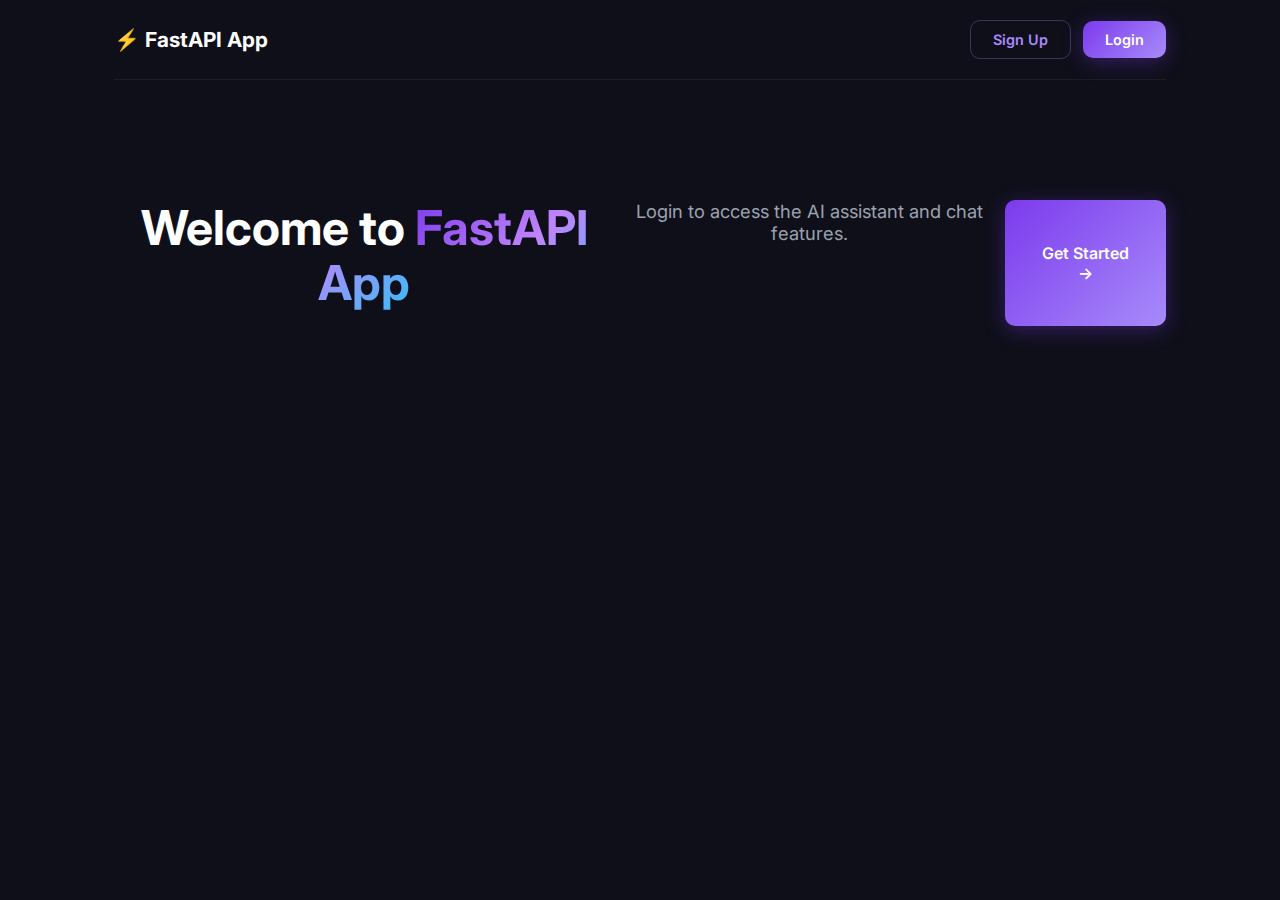
<file: static/index.html>
<!DOCTYPE html>
<html lang="en">

<head>
    <meta charset="UTF-8">
    <meta name="viewport" content="width=device-width, initial-scale=1.0">
    <title>FastAPI App</title>
    <link rel="stylesheet" href="/static/style.css">
</head>

<body>
    <div class="container">
        <!-- NAV -->
        <nav class="navbar">
            <div class="logo">⚡ FastAPI App</div>
            <div class="nav-links" id="navLinks">
                <a href="/signup-page" class="btn btn-outline">Sign Up</a>
                <a href="/login-page" class="btn btn-primary">Login</a>
            </div>
            <div class="nav-links" id="navLoggedIn" style="display:none;">
                <span class="welcome-text" id="welcomeUser"></span>
                <button class="btn btn-outline" onclick="logout()">Logout</button>
            </div>
        </nav>

        <!-- HERO / CHAT SECTION -->
        <div id="heroSection" class="hero">
            <h1>Welcome to <span class="gradient-text">FastAPI App</span></h1>
            <p class="subtitle">Login to access the AI assistant and chat features.</p>
            <a href="/login-page" class="btn btn-primary btn-lg">Get Started →</a>
        </div>

        <div id="chatSection" class="chat-section" style="display:none;">
            <div class="dashboard-container">
                <aside class="history-sidebar">
                    <div class="sidebar-header">
                        <h3>Recent Prompts</h3>
                    </div>
                    <div id="historyList" class="history-list">
                        <!-- History items will be injected here -->
                    </div>
                </aside>

                <main class="chat-main">
                    <div class="chat-header">
                        <h2>💬 Alex</h2>
                        <div class="header-controls">
                            <div class="image-mode-toggle">
                                <label class="switch">
                                    <input type="checkbox" id="imageMode">
                                    <span class="slider round"></span>
                                </label>
                                <span>Image Mode</span>
                            </div>
                            <div class="system-prompt-toggle">
                                <label for="systemPrompt">System Prompt:</label>
                                <input type="text" id="systemPrompt" value="You are Alex, a helpful AI assistant."
                                    placeholder="System prompt...">
                            </div>
                        </div>
                    </div>
                    <div class="chat-messages" id="chatMessages">
                        <div class="message ai-message">
                            <div class="message-avatar">🤖</div>
                            <div class="message-content">Hello! How can I help you today?</div>
                        </div>
                    </div>
                    <form class="chat-input-area" onsubmit="sendMessage(event)">
                        <input type="text" id="messageInput" placeholder="Type your message..." autocomplete="off"
                            required>
                        <button type="submit" class="btn btn-primary" id="sendBtn">Send</button>
                    </form>
                </main>
            </div>
        </div>
    </div>

    <script>
        const API = 'http://127.0.0.1:8000';

        function checkAuth() {
            const token = localStorage.getItem('access_token');
            const email = localStorage.getItem('user_email');
            if (token) {
                document.getElementById('navLinks').style.display = 'none';
                document.getElementById('navLoggedIn').style.display = 'flex';
                document.getElementById('welcomeUser').textContent = email || 'User';
                document.getElementById('heroSection').style.display = 'none';
                document.getElementById('chatSection').style.display = 'flex';
                fetchHistory();
            } else {
                document.getElementById('navLinks').style.display = 'flex';
                document.getElementById('navLoggedIn').style.display = 'none';
                document.getElementById('heroSection').style.display = 'flex';
                document.getElementById('chatSection').style.display = 'none';
                document.getElementById('historyList').innerHTML = ''; // Clear history on logout
            }
        }

        function logout() {
            localStorage.removeItem('access_token');
            localStorage.removeItem('refresh_token');
            localStorage.removeItem('token_type');
            localStorage.removeItem('user_email');
            document.getElementById('chatMessages').innerHTML = ''; // Clear chat
            checkAuth();
        }

        async function fetchHistory() {
            try {
                const res = await fetch(`${API}/history`, {
                    headers: {
                        'Authorization': `Bearer ${localStorage.getItem('access_token')}`
                    }
                });
                if (res.ok) {
                    const history = await res.json();
                    renderHistory(history);
                } else if (res.status === 401) {
                    // Stale or invalid token - forced logout
                    logout();
                }
            } catch (err) {
                console.error("Failed to fetch history:", err);
            }
        }

        function renderHistory(history) {
            const list = document.getElementById('historyList');
            if (!list) return;
            if (history.length === 0) {
                list.innerHTML = '<p class="no-history">No history yet</p>';
                return;
            }
            list.innerHTML = history.map(item => `
                <div class="history-item">
                    <div class="history-prompt">${escapeHtml(item.prompt)}</div>
                    <div class="history-time">${new Date(item.timestamp).toLocaleString()}</div>
                </div>
            `).join('');
        }

        async function sendMessage(e) {
            e.preventDefault();
            const input = document.getElementById('messageInput');
            const msg = input.value.trim();
            if (!msg) return;

            // Add user message
            appendMessage(msg, 'user');
            input.value = '';
            document.getElementById('sendBtn').disabled = true;
            document.getElementById('sendBtn').textContent = '...';

            try {
                const isImageMode = document.getElementById('imageMode').checked;
                const endpoint = isImageMode ? `${API}/generate-image` : `${API}/ask`;

                let body = {};
                if (isImageMode) {
                    body = { prompt: msg };
                } else {
                    const userName = localStorage.getItem('user_name') || 'User';
                    const baseSystemPrompt = document.getElementById('systemPrompt').value || 'You are Alex, a helpful assistant.';
                    const systemPrompt = `${baseSystemPrompt} The user's name is ${userName}. If they ask "who am i", tell them their name correctly.`;
                    body = { message: msg, system_prompt: systemPrompt };
                }

                const res = await fetch(endpoint, {
                    method: 'POST',
                    headers: {
                        'Content-Type': 'application/json',
                        'Authorization': `Bearer ${localStorage.getItem('access_token')}`
                    },
                    body: JSON.stringify(body)
                });
                const data = await res.json();
                if (res.ok) {
                    const responseText = isImageMode ? data.image_url : data.response;
                    appendMessage(responseText, 'ai');
                    fetchHistory();
                } else if (res.status === 401) {
                    appendMessage('Authentication expired. Logging out...', 'ai error');
                    setTimeout(logout, 2000);
                } else {
                    appendMessage('Error: ' + (data.detail || 'Something went wrong'), 'ai error');
                }
            } catch (err) {
                appendMessage('Error: Could not connect to server', 'ai error');
            }
            document.getElementById('sendBtn').disabled = false;
            document.getElementById('sendBtn').textContent = 'Send';
        }

        function appendMessage(text, type) {
            const container = document.getElementById('chatMessages');
            const div = document.createElement('div');
            div.className = `message ${type}-message`;

            let contentHtml = '';
            if (type === 'ai' && text.startsWith('/static/generated_images/')) {
                contentHtml = `<img src="${text}" class="generated-image" alt="Generated AI Image" onclick="window.open('${text}', '_blank')">`;
            } else {
                contentHtml = escapeHtml(text).replace(/\n/g, '<br>');
            }

            div.innerHTML = `
                <div class="message-avatar">${type === 'user' ? '👤' : '🤖'}</div>
                <div class="message-content">${contentHtml}</div>
            `;
            container.appendChild(div);
            container.scrollTop = container.scrollHeight;
        }

        function escapeHtml(str) {
            const div = document.createElement('div');
            div.textContent = str;
            return div.innerHTML;
        }

        checkAuth();
    </script>
</body>

</html>
</file>
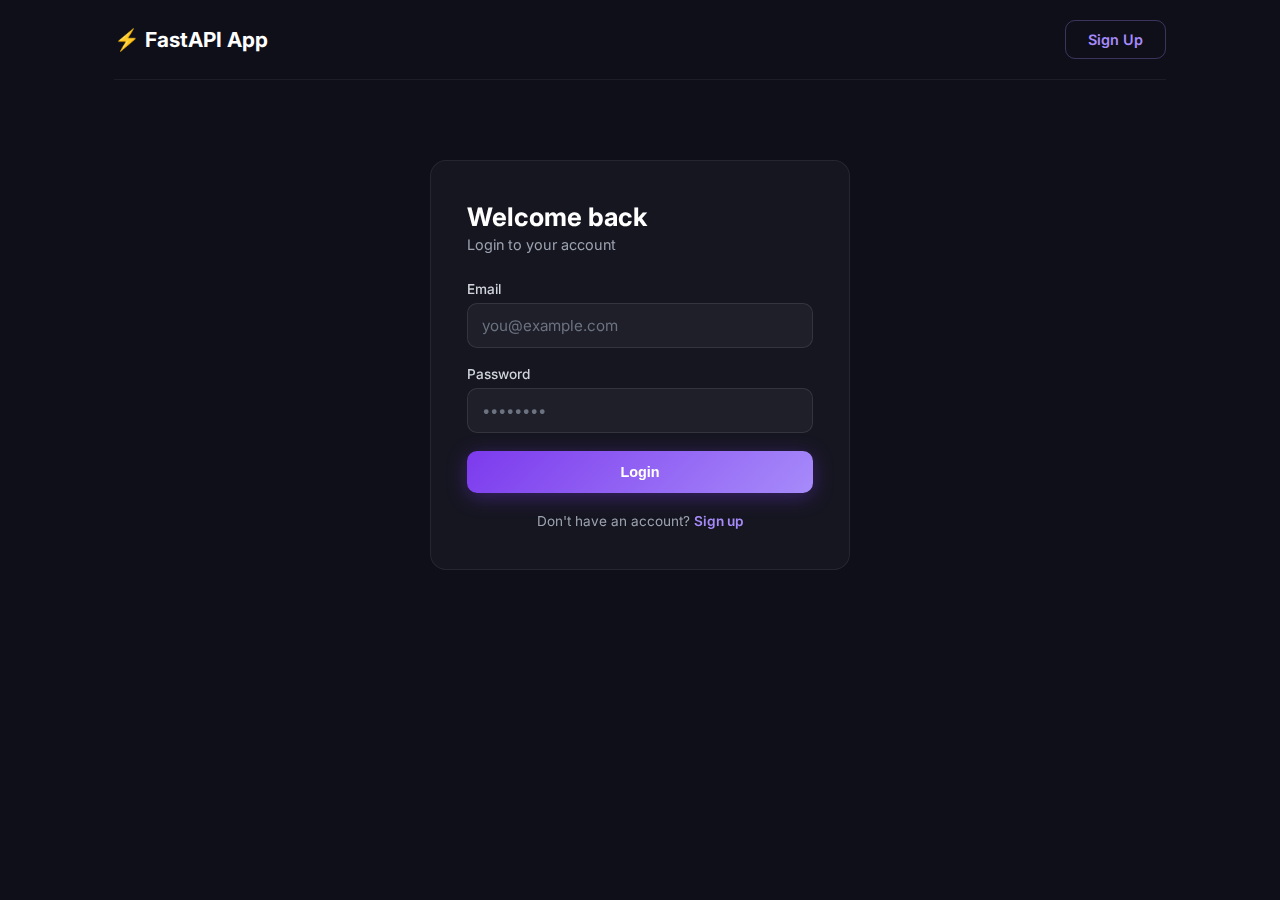
<file: static/login.html>
<!DOCTYPE html>
<html lang="en">

<head>
    <meta charset="UTF-8">
    <meta name="viewport" content="width=device-width, initial-scale=1.0">
    <title>Login</title>
    <link rel="stylesheet" href="/static/style.css">
</head>

<body>
    <div class="container">
        <nav class="navbar">
            <a href="/" class="logo">⚡ FastAPI App</a>
            <div class="nav-links">
                <a href="/signup-page" class="btn btn-outline">Sign Up</a>
            </div>
        </nav>

        <div class="auth-card">
            <h2>Welcome back</h2>
            <p class="auth-subtitle">Login to your account</p>
            <form id="loginForm" onsubmit="handleLogin(event)">
                <div class="form-group">
                    <label for="email">Email</label>
                    <input type="email" id="email" placeholder="you@example.com" required>
                </div>
                <div class="form-group">
                    <label for="password">Password</label>
                    <input type="password" id="password" placeholder="••••••••" required>
                </div>
                <button type="submit" class="btn btn-primary btn-full" id="loginBtn">Login</button>
                <div id="errorMsg" class="error-msg"></div>
                <div id="successMsg" class="success-msg"></div>
            </form>
            <p class="auth-footer">Don't have an account? <a href="/signup-page">Sign up</a></p>
        </div>
    </div>

    <script>
        const API = 'http://127.0.0.1:8000';

        async function handleLogin(e) {
            e.preventDefault();
            const email = document.getElementById('email').value;
            const password = document.getElementById('password').value;
            const errorMsg = document.getElementById('errorMsg');
            const successMsg = document.getElementById('successMsg');
            const btn = document.getElementById('loginBtn');

            errorMsg.textContent = '';
            successMsg.textContent = '';
            btn.disabled = true;
            btn.textContent = 'Logging in...';

            try {
                const res = await fetch(`${API}/login`, {
                    method: 'POST',
                    headers: { 'Content-Type': 'application/json' },
                    body: JSON.stringify({ email, password })
                });
                const data = await res.json();

                if (res.ok) {
                    // Store tokens in localStorage
                    localStorage.setItem('access_token', data.access_token);
                    localStorage.setItem('refresh_token', data.refresh_token);
                    localStorage.setItem('token_type', data.token_type);
                    localStorage.setItem('user_email', email);

                    successMsg.textContent = 'Login successful! Redirecting...';
                    setTimeout(() => { window.location.href = '/'; }, 1000);
                } else {
                    errorMsg.textContent = data.detail || 'Login failed';
                }
            } catch (err) {
                errorMsg.textContent = 'Could not connect to server';
            }
            btn.disabled = false;
            btn.textContent = 'Login';
        }
    </script>
</body>

</html>
</file>
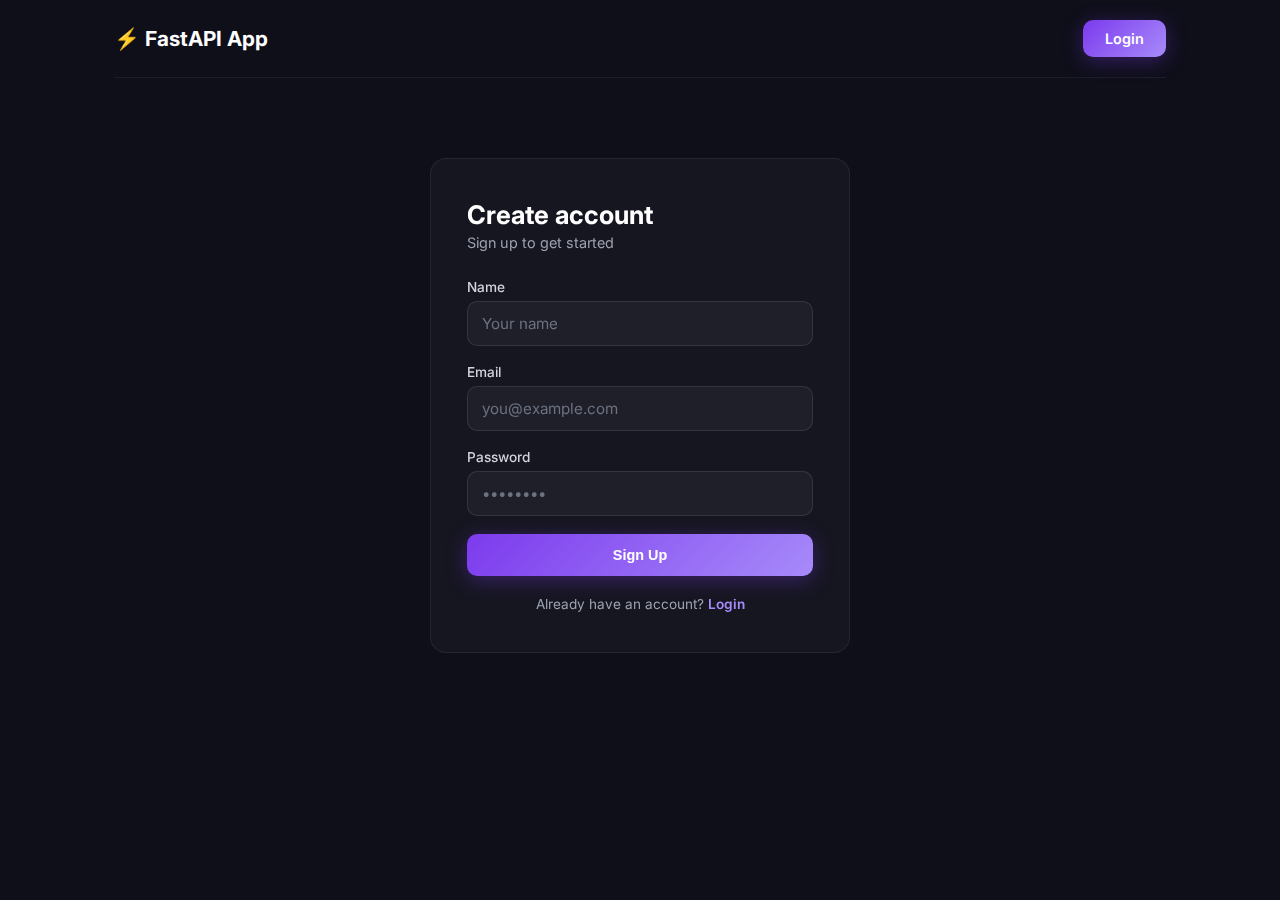
<file: static/signup.html>
<!DOCTYPE html>
<html lang="en">

<head>
    <meta charset="UTF-8">
    <meta name="viewport" content="width=device-width, initial-scale=1.0">
    <title>Sign Up</title>
    <link rel="stylesheet" href="/static/style.css">
</head>

<body>
    <div class="container">
        <nav class="navbar">
            <a href="/" class="logo">⚡ FastAPI App</a>
            <div class="nav-links">
                <a href="/login-page" class="btn btn-primary">Login</a>
            </div>
        </nav>

        <div class="auth-card">
            <h2>Create account</h2>
            <p class="auth-subtitle">Sign up to get started</p>
            <form id="signupForm" onsubmit="handleSignup(event)">
                <div class="form-group">
                    <label for="name">Name</label>
                    <input type="text" id="name" placeholder="Your name" required>
                </div>
                <div class="form-group">
                    <label for="email">Email</label>
                    <input type="email" id="email" placeholder="you@example.com" required>
                </div>
                <div class="form-group">
                    <label for="password">Password</label>
                    <input type="password" id="password" placeholder="••••••••" required minlength="6">
                </div>
                <button type="submit" class="btn btn-primary btn-full" id="signupBtn">Sign Up</button>
                <div id="errorMsg" class="error-msg"></div>
                <div id="successMsg" class="success-msg"></div>
            </form>
            <p class="auth-footer">Already have an account? <a href="/login-page">Login</a></p>
        </div>
    </div>

    <script>
        const API = 'http://127.0.0.1:8000';

        async function handleSignup(e) {
            e.preventDefault();
            const name = document.getElementById('name').value;
            const email = document.getElementById('email').value;
            const password = document.getElementById('password').value;
            const errorMsg = document.getElementById('errorMsg');
            const successMsg = document.getElementById('successMsg');
            const btn = document.getElementById('signupBtn');

            errorMsg.textContent = '';
            successMsg.textContent = '';
            btn.disabled = true;
            btn.textContent = 'Creating account...';

            try {
                const res = await fetch(`${API}/signup`, {
                    method: 'POST',
                    headers: { 'Content-Type': 'application/json' },
                    body: JSON.stringify({ name, email, password })
                });
                const data = await res.json();

                if (res.ok) {
                    successMsg.textContent = 'Account created! Redirecting to login...';
                    setTimeout(() => { window.location.href = '/login-page'; }, 1500);
                } else {
                    errorMsg.textContent = data.detail || 'Signup failed';
                }
            } catch (err) {
                errorMsg.textContent = 'Could not connect to server';
            }
            btn.disabled = false;
            btn.textContent = 'Sign Up';
        }
    </script>
</body>

</html>
</file>
<file: static/style.css>
@import url('https://fonts.googleapis.com/css2?family=Inter:wght@400;500;600;700&display=swap');

* {
    margin: 0;
    padding: 0;
    box-sizing: border-box;
}

body {
    font-family: 'Inter', sans-serif;
    background: #0f0f1a;
    color: #e0e0e0;
    min-height: 100vh;
}

.container {
    max-width: 1100px;
    margin: 0 auto;
    padding: 0 24px;
}

/* NAVBAR */
.navbar {
    display: flex;
    align-items: center;
    justify-content: space-between;
    padding: 20px 0;
    border-bottom: 1px solid rgba(255, 255, 255, 0.06);
}

.logo {
    font-size: 1.3rem;
    font-weight: 700;
    color: #fff;
    text-decoration: none;
}

.nav-links {
    display: flex;
    align-items: center;
    gap: 12px;
}

.welcome-text {
    color: #a78bfa;
    font-size: 0.9rem;
    font-weight: 500;
}

/* BUTTONS */
.btn {
    display: inline-flex;
    align-items: center;
    justify-content: center;
    padding: 10px 22px;
    border-radius: 10px;
    font-size: 0.9rem;
    font-weight: 600;
    text-decoration: none;
    cursor: pointer;
    border: none;
    transition: all 0.25s ease;
}

.btn-primary {
    background: linear-gradient(135deg, #7c3aed, #a78bfa);
    color: #fff;
    box-shadow: 0 4px 20px rgba(124, 58, 237, 0.35);
}

.btn-primary:hover {
    transform: translateY(-1px);
    box-shadow: 0 6px 28px rgba(124, 58, 237, 0.5);
}

.btn-outline {
    background: transparent;
    color: #a78bfa;
    border: 1.5px solid rgba(167, 139, 250, 0.3);
}

.btn-outline:hover {
    background: rgba(167, 139, 250, 0.08);
    border-color: #a78bfa;
}

.btn-lg {
    padding: 14px 32px;
    font-size: 1rem;
}

.btn-full {
    width: 100%;
    padding: 13px;
}

/* HERO */
.hero {
    text-align: center;
    padding: 120px 0 80px;
}

.hero h1 {
    font-size: 3rem;
    font-weight: 700;
    color: #fff;
    margin-bottom: 16px;
    line-height: 1.15;
}

.gradient-text {
    background: linear-gradient(135deg, #7c3aed, #c084fc, #38bdf8);
    -webkit-background-clip: text;
    -webkit-text-fill-color: transparent;
}

.subtitle {
    font-size: 1.15rem;
    color: #9ca3af;
    margin-bottom: 36px;
}

/* AUTH CARD */
.auth-card {
    max-width: 420px;
    margin: 80px auto;
    background: rgba(255, 255, 255, 0.03);
    border: 1px solid rgba(255, 255, 255, 0.07);
    border-radius: 16px;
    padding: 40px 36px;
    backdrop-filter: blur(12px);
}

.auth-card h2 {
    color: #fff;
    font-size: 1.6rem;
    margin-bottom: 4px;
}

.auth-subtitle {
    color: #9ca3af;
    font-size: 0.9rem;
    margin-bottom: 28px;
}

.form-group {
    margin-bottom: 18px;
}

.form-group label {
    display: block;
    font-size: 0.85rem;
    font-weight: 500;
    color: #d1d5db;
    margin-bottom: 6px;
}

.form-group input {
    width: 100%;
    padding: 12px 14px;
    border-radius: 10px;
    border: 1.5px solid rgba(255, 255, 255, 0.1);
    background: rgba(255, 255, 255, 0.04);
    color: #fff;
    font-size: 0.95rem;
    font-family: 'Inter', sans-serif;
    transition: border-color 0.2s;
}

.form-group input:focus {
    outline: none;
    border-color: #7c3aed;
    box-shadow: 0 0 0 3px rgba(124, 58, 237, 0.15);
}

.form-group input::placeholder {
    color: #6b7280;
}

.error-msg {
    color: #f87171;
    font-size: 0.85rem;
    margin-top: 12px;
    text-align: center;
}

.success-msg {
    color: #34d399;
    font-size: 0.85rem;
    margin-top: 12px;
    text-align: center;
}

.auth-footer {
    text-align: center;
    margin-top: 20px;
    font-size: 0.85rem;
    color: #9ca3af;
}

.auth-footer a {
    color: #a78bfa;
    text-decoration: none;
    font-weight: 600;
}

.auth-footer a:hover {
    text-decoration: underline;
}

/* CHAT SECTION LAYOUT */
.dashboard-container {
    display: flex;
    flex-direction: row;
    /* FORCE SIDE-BY-SIDE */
    gap: 24px;
    height: 100%;
    width: 100%;
    overflow: hidden;
}

.history-sidebar {
    width: 250px;
    min-width: 250px;
    flex-shrink: 0;
    background: rgba(255, 255, 255, 0.03);
    border: 1px solid rgba(255, 255, 255, 0.07);
    border-radius: 16px;
    padding: 20px;
    display: flex;
    flex-direction: column;
    height: 100%;
}

.sidebar-header h3 {
    font-size: 0.85rem;
    color: #a78bfa;
    margin-bottom: 20px;
    padding-bottom: 12px;
    border-bottom: 1px solid rgba(255, 255, 255, 0.08);
    text-transform: uppercase;
    letter-spacing: 1.5px;
    font-weight: 700;
}

.history-list {
    flex: 1;
    overflow-y: auto;
    display: flex;
    flex-direction: column;
    gap: 12px;
}

.history-item {
    background: rgba(255, 255, 255, 0.04);
    border-radius: 12px;
    padding: 12px;
    border: 1px solid transparent;
    transition: all 0.2s cubic-bezier(0.4, 0, 0.2, 1);
}

.history-item:hover {
    background: rgba(255, 255, 255, 0.08);
    border-color: rgba(124, 58, 237, 0.4);
    transform: translateX(4px);
}

.history-prompt {
    font-size: 0.85rem;
    color: #f1f5f9;
    margin-bottom: 6px;
    display: -webkit-box;
    -webkit-line-clamp: 2;
    -webkit-box-orient: vertical;
    overflow: hidden;
    line-height: 1.4;
}

.history-time {
    font-size: 0.7rem;
    color: #94a3b8;
}

.no-history {
    font-size: 0.85rem;
    color: #64748b;
    text-align: center;
    margin-top: 40px;
}

.chat-main {
    flex: 1;
    display: flex;
    flex-direction: column;
    height: 100%;
    min-width: 0;
}

/* CHAT SECTION */
.chat-section {
    display: flex;
    flex-direction: column;
    height: calc(100vh - 120px);
    /* Slightly less height to ensure footer/input visibility */
    padding: 10px 0 20px;
}

.chat-header {
    display: flex;
    align-items: center;
    justify-content: space-between;
    padding-bottom: 16px;
    border-bottom: 1px solid rgba(255, 255, 255, 0.06);
    flex-wrap: wrap;
    gap: 12px;
}

.chat-header h2 {
    color: #fff;
    font-size: 1.25rem;
}

.system-prompt-toggle {
    display: flex;
    align-items: center;
    gap: 8px;
}

.system-prompt-toggle label {
    font-size: 0.8rem;
    color: #9ca3af;
    white-space: nowrap;
}

.system-prompt-toggle input {
    padding: 8px 12px;
    border-radius: 8px;
    border: 1px solid rgba(255, 255, 255, 0.1);
    background: rgba(255, 255, 255, 0.04);
    color: #e0e0e0;
    font-size: 0.8rem;
    font-family: 'Inter', sans-serif;
    width: 280px;
}

.system-prompt-toggle input:focus {
    outline: none;
    border-color: #7c3aed;
}

.chat-messages {
    flex: 1;
    overflow-y: auto;
    padding: 20px 0;
    display: flex;
    flex-direction: column;
    gap: 16px;
}

.message {
    display: flex;
    gap: 12px;
    max-width: 80%;
    animation: fadeIn 0.3s ease;
}

@keyframes fadeIn {
    from {
        opacity: 0;
        transform: translateY(8px);
    }

    to {
        opacity: 1;
        transform: translateY(0);
    }
}

.user-message {
    align-self: flex-end;
    flex-direction: row-reverse;
}

.message-avatar {
    width: 36px;
    height: 36px;
    border-radius: 50%;
    display: flex;
    align-items: center;
    justify-content: center;
    font-size: 1.1rem;
    flex-shrink: 0;
    background: rgba(255, 255, 255, 0.05);
}

.message-content {
    padding: 12px 16px;
    border-radius: 14px;
    font-size: 0.92rem;
    line-height: 1.5;
    white-space: pre-wrap;
    word-break: break-word;
}

.ai-message .message-content {
    background: rgba(124, 58, 237, 0.1);
    border: 1px solid rgba(124, 58, 237, 0.15);
    color: #e0e0e0;
}

.user-message .message-content {
    background: linear-gradient(135deg, #7c3aed, #6d28d9);
    color: #fff;
}

.chat-input-area {
    display: flex;
    gap: 10px;
    padding: 16px 0 20px;
    border-top: 1px solid rgba(255, 255, 255, 0.06);
}

.chat-input-area input {
    flex: 1;
    padding: 14px 18px;
    border-radius: 12px;
    border: 1.5px solid rgba(255, 255, 255, 0.1);
    background: rgba(255, 255, 255, 0.04);
    color: #fff;
    font-size: 0.95rem;
    font-family: 'Inter', sans-serif;
    transition: border-color 0.2s;
}

.chat-input-area input:focus {
    outline: none;
    border-color: #7c3aed;
    box-shadow: 0 0 0 3px rgba(124, 58, 237, 0.12);
}

.chat-input-area input::placeholder {
    color: #6b7280;
}

/* Scrollbar */
.chat-messages::-webkit-scrollbar {
    width: 6px;
}

.chat-messages::-webkit-scrollbar-track {
    background: transparent;
}

.chat-messages::-webkit-scrollbar-thumb {
    background: rgba(255, 255, 255, 0.1);
    border-radius: 3px;
}
</file>
